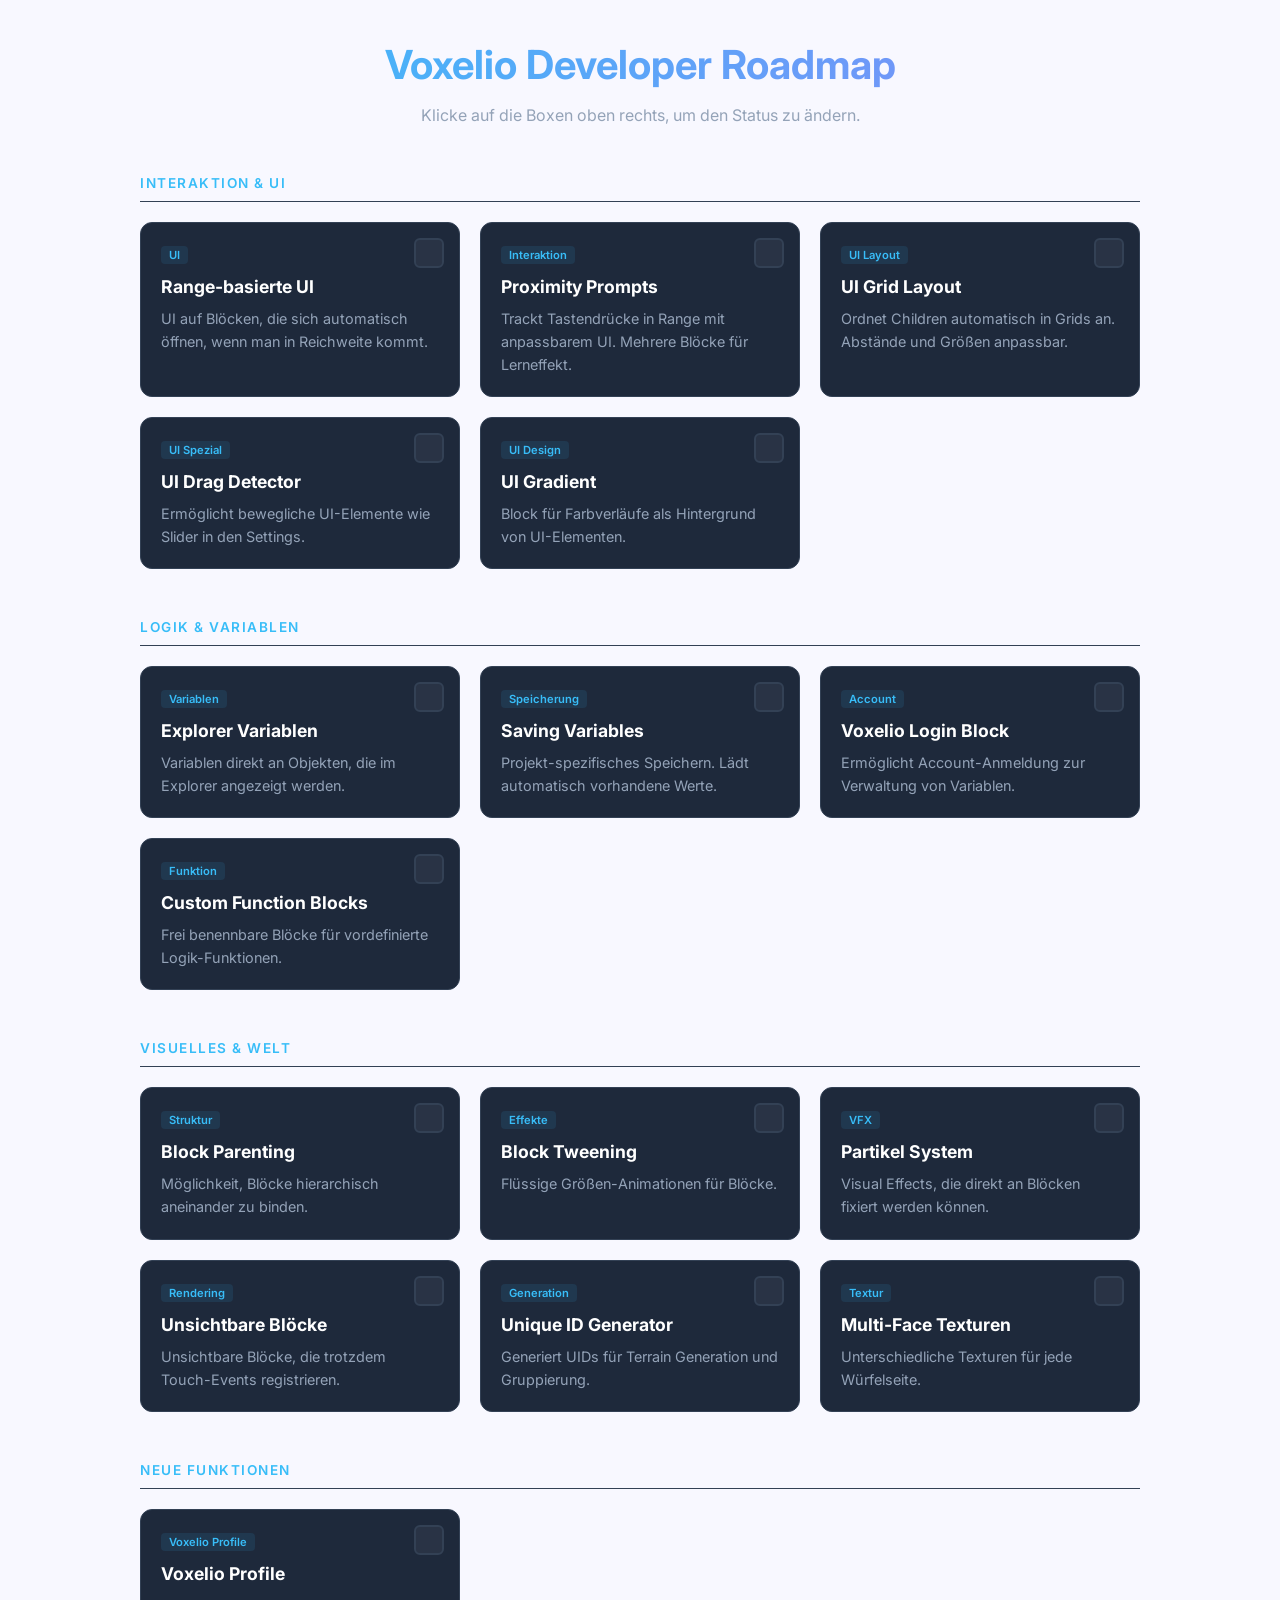
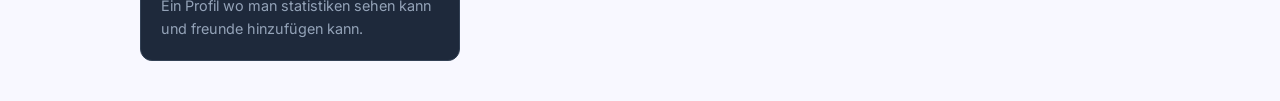
<file: Ideas.html>
<!DOCTYPE html>
<html lang="de">
<head>
    <meta charset="UTF-8">
    <meta name="viewport" content="width=device-width, initial-scale=1.0">
    <title>Voxelio Ideas | Interactive Roadmap</title>
    <link href="https://fonts.googleapis.com/css2?family=Inter:wght@300;400;600&display=swap" rel="stylesheet">
    <style>
        :root {
            --primary: #F8F8FF;
            --bg: #F8F8FF;
            --card-bg: #1e293b;
            --text: #f1f5f9;
            --text-dim: #94a3b8;
            --accent: #38bdf8;
            --done: #22c55e;
            --work: #f59e0b;
        }

        body {
            font-family: 'Inter', sans-serif;
            background-color: var(--bg);
            color: var(--text);
            margin: 0;
            padding: 40px 20px;
            display: flex;
            justify-content: center;
        }

        .container { max-width: 1000px; width: 100%; }

        header { 
            text-align: center; 
            margin-bottom: 50px;
            animation: fadeInDown 0.8s ease-out;
        }

        h1 {
            font-size: 2.5rem;
            background: linear-gradient(90deg, #38bdf8, #818cf8);
            -webkit-background-clip: text;
            -webkit-text-fill-color: transparent;
            margin: 0;
        }

        .category-title {
            color: var(--accent);
            text-transform: uppercase;
            letter-spacing: 1.5px;
            font-size: 0.85rem;
            margin-top: 50px;
            border-bottom: 1px solid #334155;
            padding-bottom: 10px;
            font-weight: 600;
        }

        .grid {
            display: grid;
            grid-template-columns: repeat(auto-fill, minmax(300px, 1fr));
            gap: 20px;
            margin-top: 20px;
        }

        /* --- CARD STYLE --- */
        .card {
            background: var(--card-bg);
            padding: 20px;
            border-radius: 12px;
            border: 1px solid #334155;
            position: relative;
            transition: all 0.3s cubic-bezier(0.4, 0, 0.2, 1);
            opacity: 0;
            transform: translateY(20px);
            animation: fadeInUp 0.5s forwards;
        }

        .card:hover {
            border-color: var(--accent);
            box-shadow: 0 10px 25px rgba(0,0,0,0.3);
        }

        /* Clickable Status Box */
        .status-btn {
            position: absolute;
            top: 15px;
            right: 15px;
            width: 26px;
            height: 26px;
            border-radius: 6px;
            border: 2px solid #334155;
            display: flex;
            align-items: center;
            justify-content: center;
            cursor: pointer;
            transition: all 0.2s;
            background: rgba(255,255,255,0.05);
        }

        .status-btn:hover { border-color: var(--text-dim); }

        /* Status States */
        .card[data-status="done"] { border-left: 4px solid var(--done); }
        .card[data-status="done"] .status-btn { border-color: var(--done); background: rgba(34, 197, 94, 0.2); }
        .card[data-status="done"] .status-btn::after { content: "✓"; color: var(--done); font-weight: bold; }

        .card[data-status="work"] { border-left: 4px solid var(--work); }
        .card[data-status="work"] .status-btn { border-color: var(--work); background: rgba(245, 158, 11, 0.2); }
        .card[data-status="work"] .status-btn::after { content: "⋯"; color: var(--work); font-weight: bold; }

        .card h3 { margin: 0 0 10px 0; color: #fff; font-size: 1.1rem; padding-right: 35px; }
        .card p { font-size: 0.9rem; line-height: 1.6; color: var(--text-dim); margin: 0; }
        
        .badge {
            display: inline-block;
            background: rgba(56, 189, 248, 0.1);
            color: var(--accent);
            font-size: 0.7rem;
            padding: 2px 8px;
            border-radius: 4px;
            margin-bottom: 12px;
            font-weight: 600;
        }

        /* ANIMATIONS */
        @keyframes fadeInUp {
            to { opacity: 1; transform: translateY(0); }
        }
        @keyframes fadeInDown {
            from { opacity: 0; transform: translateY(-20px); }
            to { opacity: 1; transform: translateY(0); }
        }

        /* Staggered delay for cards */
        .card:nth-child(1) { animation-delay: 0.1s; }
        .card:nth-child(2) { animation-delay: 0.2s; }
        .card:nth-child(3) { animation-delay: 0.3s; }
        .card:nth-child(4) { animation-delay: 0.4s; }
        .card:nth-child(5) { animation-delay: 0.5s; }
    </style>
</head>
<body>

<div class="container">
    <header>
        <h1>Voxelio Developer Roadmap</h1>
        <p style="color: var(--text-dim)">Klicke auf die Boxen oben rechts, um den Status zu ändern.</p>
    </header>

    <div class="category-title">Interaktion & UI</div>
    <div class="grid" id="ui-grid">
        <div class="card" data-id="range-ui">
            <div class="status-btn"></div>
            <div class="badge">UI</div>
            <h3>Range-basierte UI</h3>
            <p>UI auf Blöcken, die sich automatisch öffnen, wenn man in Reichweite kommt.</p>
        </div>
        <div class="card" data-id="proximity">
            <div class="status-btn"></div>
            <div class="badge">Interaktion</div>
            <h3>Proximity Prompts</h3>
            <p>Trackt Tastendrücke in Range mit anpassbarem UI. Mehrere Blöcke für Lerneffekt.</p>
        </div>
        <div class="card" data-id="grid-layout">
            <div class="status-btn"></div>
            <div class="badge">UI Layout</div>
            <h3>UI Grid Layout</h3>
            <p>Ordnet Children automatisch in Grids an. Abstände und Größen anpassbar.</p>
        </div>
        <div class="card" data-id="drag-detector">
            <div class="status-btn"></div>
            <div class="badge">UI Spezial</div>
            <h3>UI Drag Detector</h3>
            <p>Ermöglicht bewegliche UI-Elemente wie Slider in den Settings.</p>
        </div>
        <div class="card" data-id="gradient">
            <div class="status-btn"></div>
            <div class="badge">UI Design</div>
            <h3>UI Gradient</h3>
            <p>Block für Farbverläufe als Hintergrund von UI-Elementen.</p>
        </div>
    </div>

    <div class="category-title">Logik & Variablen</div>
    <div class="grid">
        <div class="card" data-id="explorer-vars">
            <div class="status-btn"></div>
            <div class="badge">Variablen</div>
            <h3>Explorer Variablen</h3>
            <p>Variablen direkt an Objekten, die im Explorer angezeigt werden.</p>
        </div>
        <div class="card" data-id="saving-vars">
            <div class="status-btn"></div>
            <div class="badge">Speicherung</div>
            <h3>Saving Variables</h3>
            <p>Projekt-spezifisches Speichern. Lädt automatisch vorhandene Werte.</p>
        </div>
        <div class="card" data-id="login-block">
            <div class="status-btn"></div>
            <div class="badge">Account</div>
            <h3>Voxelio Login Block</h3>
            <p>Ermöglicht Account-Anmeldung zur Verwaltung von Variablen.</p>
        </div>
        <div class="card" data-id="custom-func">
            <div class="status-btn"></div>
            <div class="badge">Funktion</div>
            <h3>Custom Function Blocks</h3>
            <p>Frei benennbare Blöcke für vordefinierte Logik-Funktionen.</p>
        </div>
    </div>

    <div class="category-title">Visuelles & Welt</div>
    <div class="grid">
        <div class="card" data-id="parenting">
            <div class="status-btn"></div>
            <div class="badge">Struktur</div>
            <h3>Block Parenting</h3>
            <p>Möglichkeit, Blöcke hierarchisch aneinander zu binden.</p>
        </div>
        <div class="card" data-id="tweening">
            <div class="status-btn"></div>
            <div class="badge">Effekte</div>
            <h3>Block Tweening</h3>
            <p>Flüssige Größen-Animationen für Blöcke.</p>
        </div>
        <div class="card" data-id="particles">
            <div class="status-btn"></div>
            <div class="badge">VFX</div>
            <h3>Partikel System</h3>
            <p>Visual Effects, die direkt an Blöcken fixiert werden können.</p>
        </div>
        <div class="card" data-id="invisible">
            <div class="status-btn"></div>
            <div class="badge">Rendering</div>
            <h3>Unsichtbare Blöcke</h3>
            <p>Unsichtbare Blöcke, die trotzdem Touch-Events registrieren.</p>
        </div>
        <div class="card" data-id="uid-gen">
            <div class="status-btn"></div>
            <div class="badge">Generation</div>
            <h3>Unique ID Generator</h3>
            <p>Generiert UIDs für Terrain Generation und Gruppierung.</p>
        </div>
        <div class="card" data-id="textures">
            <div class="status-btn"></div>
            <div class="badge">Textur</div>
            <h3>Multi-Face Texturen</h3>
            <p>Unterschiedliche Texturen für jede Würfelseite.</p>
        </div>
    </div>

    <div class="category-title">Neue Funktionen</div>
    <div class="grid">
        <div class="card" data-id="explorer-vars">
            <div class="status-btn"></div>
            <div class="badge">Voxelio Profile</div>
            <h3>Voxelio Profile</h3>
            <p>Ein Profil wo man statistiken sehen kann und freunde hinzufügen kann.</p>
        </div>
    </div>
</div>

<script>
    // Logic for Status Rotation and LocalStorage
    const cards = document.querySelectorAll('.card');

    // Load saved states
    cards.forEach(card => {
        const id = card.getAttribute('data-id');
        const savedStatus = localStorage.getItem('voxelio-' + id);
        if (savedStatus) {
            card.setAttribute('data-status', savedStatus);
        }

        // Add Click Event to Status Button
        const btn = card.querySelector('.status-btn');
        btn.addEventListener('click', () => {
            const currentStatus = card.getAttribute('data-status');
            let nextStatus = "";

            if (!currentStatus) nextStatus = "work";
            else if (currentStatus === "work") nextStatus = "done";
            else nextStatus = ""; // back to empty

            card.setAttribute('data-status', nextStatus);
            
            // Save to LocalStorage
            if (nextStatus) {
                localStorage.setItem('voxelio-' + id, nextStatus);
            } else {
                localStorage.removeItem('voxelio-' + id);
            }
        });
    });
</script>

</body>
</html>
</file>
